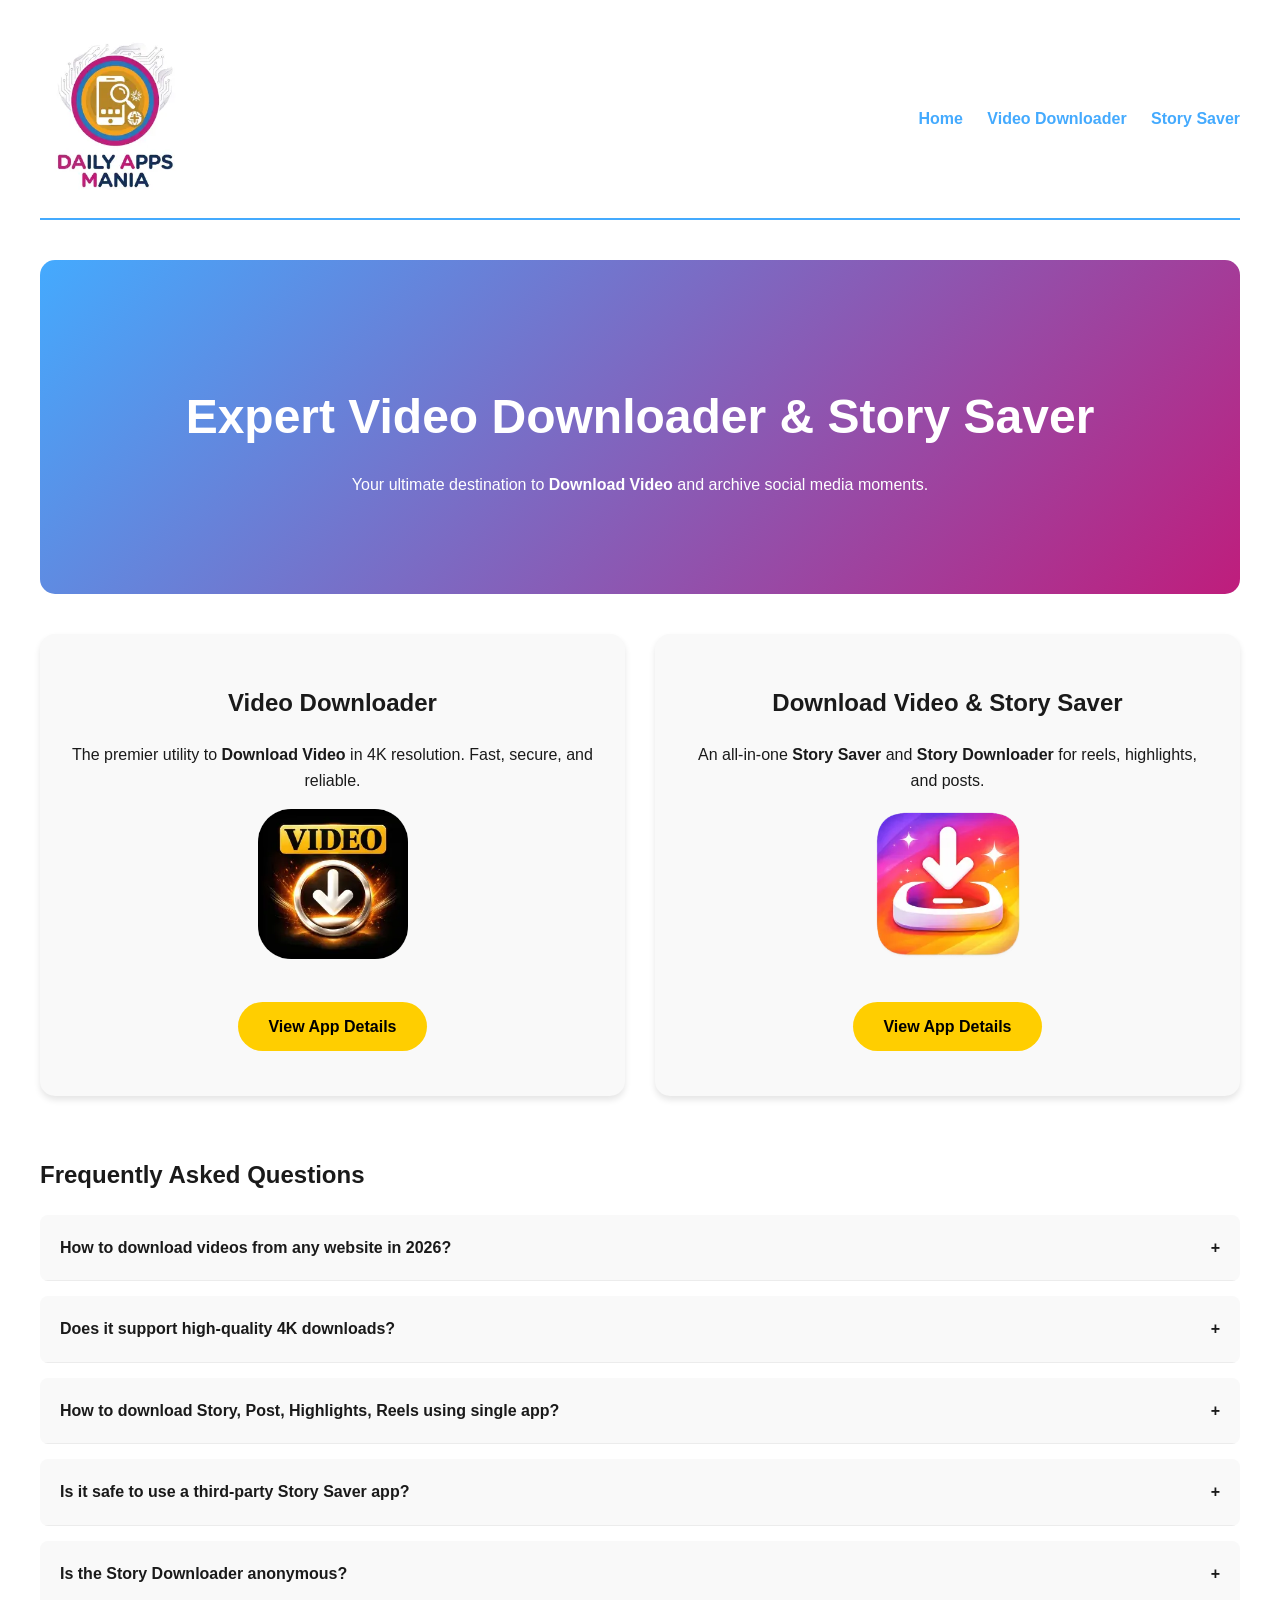
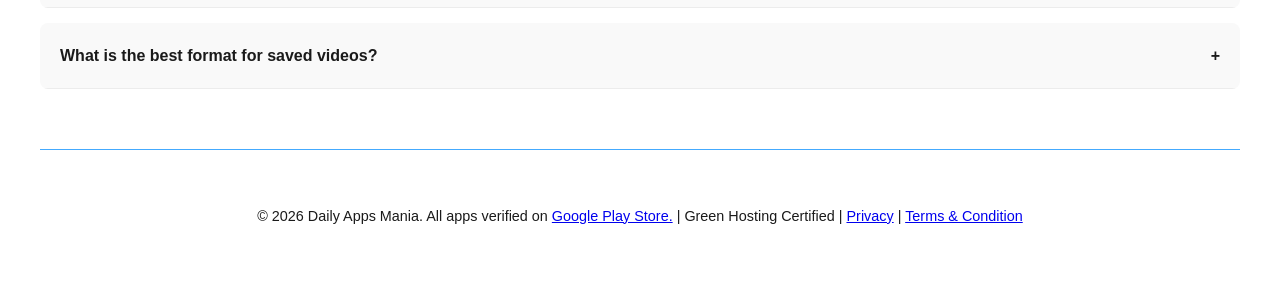
<file: index.html>
<!DOCTYPE html>
<html lang="en">
<head>
    <meta charset="UTF-8">
    <meta name="viewport" content="width=device-width, initial-scale=1.0">
    <title>Video Downloader & Story Saver | Fast Android Apps by Daily Apps Mania</title>
    <meta name="description" content="Discover high-speed best Video Downloader and Story Saver apps for Android. Download video from social media in HD and 4K quality effortlessly.">
    <link rel="stylesheet" href="style.css">
    <link rel="canonical" href="https://dailyappsmania.github.io/">
	
	
	<meta name="title" content="Video Downloader & Story Saver | Fast Android Apps by Daily Apps Mania">
	<meta property="og:type" content="website">
	<meta property="og:url" content="https://dailyappsmania.github.io/">
	<meta property="og:title" content="Video Downloader & Story Saver | Apps by Daily Apps Mania">
	<meta property="og:description" content="Instantly download videos (up to 4K) & save anonymous stories/reels! Secure & super-fast Android utility apps. Try it now! 📥👇">
	<meta property="og:image" content="https://dailyappsmania.github.io/share-website-image.png">
	<meta property="og:image:width" content="1200">
	<meta property="og:image:height" content="630">
	<meta property="og:image:type" content="image/png">

	<meta property="twitter:card" content="summary_large_image">
	<meta property="twitter:url" content="https://dailyappsmania.github.io/">
	<meta property="twitter:title" content="Video Downloader & Story Saver | Fast Android Apps by Daily Apps Mania">
	<meta property="twitter:description" content="Instantly download videos (up to 4K) & save anonymous stories/reels! Secure & super-fast Android utility apps. Try it now! 📥👇">
	<meta property="twitter:image" content="https://dailyappsmania.github.io/share-website-image.png">
	
	<link rel="icon" type="image/png" sizes="32x32" href="https://dailyappsmania.github.io/favicon-32x32.png">
    <link rel="icon" type="image/png" sizes="16x16" href="https://dailyappsmania.github.io/favicon-16x16.png">
    <link rel="apple-touch-icon" sizes="180x180" href="https://dailyappsmania.github.io/apple-touch-icon.png">
    <link rel="icon" type="image/png" sizes="192x192" href="https://dailyappsmania.github.io/android-chrome-192x192.png">
</head>
<body>

<div class="container">
    <header>
		<a href="https://play.google.com/store/apps/dev?id=8721927910650613801"><img src="logo.webp" alt="Daily Apps Mania - High-Speed Video Downloader & Story Saver" class="logo"></a>
        <nav>
            <a href="index.html">Home</a>
            <a href="video-downloader.html">Video Downloader</a>
            <a href="story-saver.html">Story Saver</a>
        </nav>
    </header>

    <main>
        <section class="hero">
            <h1>Expert <strong>Video Downloader</strong> & <strong>Story Saver</strong></h1>
            <p>Your ultimate destination to <strong>Download Video</strong> and archive social media moments.</p>
        </section>

        <section class="app-grid">
            <article class="app-card">
                <h2>Video Downloader</h2>
                <p>The premier utility to <strong>Download Video</strong> in 4K resolution. Fast, secure, and reliable.</p>
                <a href="https://play.google.com/store/apps/details?id=free.allvideo.videodownloader"><img src="video-downloader-app-icon.webp" alt="Video Downloader Android App" class="app-screenshot"></a>
                <br>
                <a href="video-downloader.html" class="btn">View App Details</a>
            </article>

            <article class="app-card">
                <h2>Download Video & Story Saver</h2>
                <p>An all-in-one <strong>Story Saver</strong> and <strong>Story Downloader</strong> for reels, highlights, and posts.</p>
                <a href="https://play.google.com/store/apps/details?id=free.insaver.videodownloader"><img src="story-saver-app-icon.webp" alt="Story Saver and Video Downloader" class="app-screenshot"></a>
                <br>
                <a href="story-saver.html" class="btn">View App Details</a>
            </article>
        </section>

        <section class="faq-section">
            <h2>Frequently Asked Questions</h2>
            
            <details>
                <summary>How to download videos from any website in 2026?</summary>
                <div class="faq-content">
                    <p>To <strong>download video</strong> content securely, copy the URL of the media you wish to save. Open our <a href="https://play.google.com/store/apps/details?id=free.allvideo.videodownloader"<strong>Video Downloader</strong></a> app, paste the link into the search field, and select your desired resolution (up to 4K). The process is 100% automated and respects user privacy by not requiring login credentials for public content.</p>
                </div>
            </details>
			
			<details>
                <summary>Does it support high-quality 4K downloads?</summary>
                <div class="faq-content">
                    <p>Yes, if the source video supports it, our app provides options for 4K, 2K, and Full HD. This ensures you get the best visual fidelity when you <strong>download video</strong> content for offline use.</p>
                </div>
            </details>
			
			<details>
                <summary>How to download Story, Post, Highlights, Reels using single app?</summary>
                <div class="faq-content">
                    <p>Our <a href="https://play.google.com/store/apps/details?id=free.insaver.videodownloader"<strong>Story Saver</strong></a> is designed to provide all in one app experience to you. Download our <strong>Story Downloader</strong> to download everything you want in single click.</p>
                </div>
            </details>

            <details>
                <summary>Is it safe to use a third-party Story Saver app?</summary>
                <div class="faq-content">
                    <p>Our <a href="https://play.google.com/store/apps/details?id=free.insaver.videodownloader"<strong>Story Saver</strong></a> is designed with security as a priority. Unlike many tools that require social media logins, our app allows you to <strong>download video</strong> and stories from public profiles without compromising your account data. For private accounts, we use built in browser to login to ensure your information never leaves your device.</p>
                </div>
            </details>
			
			<details>
                <summary>Is the Story Downloader anonymous?</summary>
                <div class="faq-content">
                    <p>Absolutely. Our <a href="https://play.google.com/store/apps/details?id=free.insaver.videodownloader"<strong>Story Saver</strong></a> allows you to save and view stories anonymously, making it the perfect <strong>Story Downloader</strong> for private viewing.</p>
                </div>
            </details>

            <details>
                <summary>What is the best format for saved videos?</summary>
                <div class="faq-content">
                    <p>For mobile devices in 2026, we recommend saving content in <strong>WebP</strong> or <strong>AVIF</strong> formats for images, and <strong>H.265 (HEVC)</strong> for videos. These formats provide the best balance between high visual quality and minimal storage footprint on your Android device.</p>
                </div>
            </details>
        </section>
    </main>

    <footer>
        <p>&copy; 2026 Daily Apps Mania. All apps verified on <a href="https://play.google.com/store/apps/dev?id=8721927910650613801">Google Play Store.</a> | Green Hosting Certified | <a href="https://dailyappsmania.github.io/privacy-policy" target="_blank">Privacy</a> | <a href="https://dailyappsmania.github.io/terms-conditions" target="_blank">Terms & Condition</a></p>
    </footer>
</div>

</body>
</html>
</file>
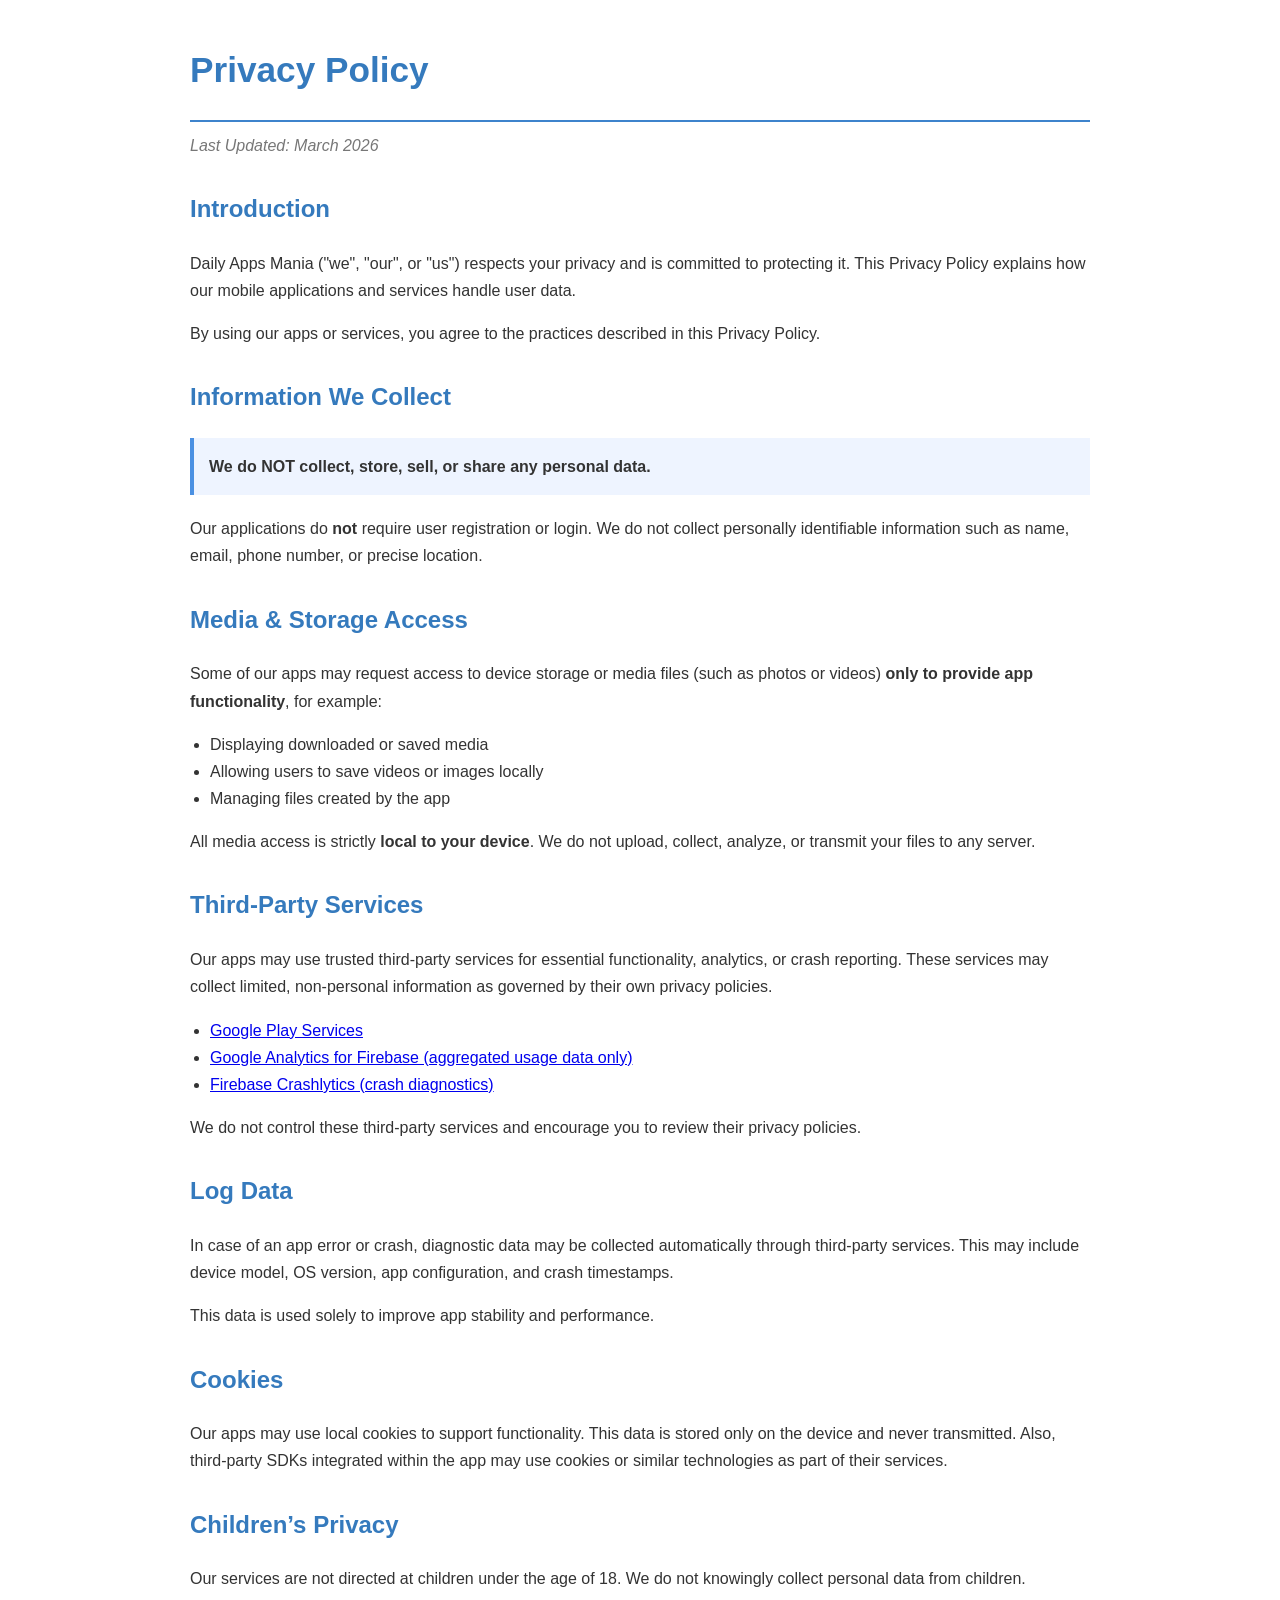
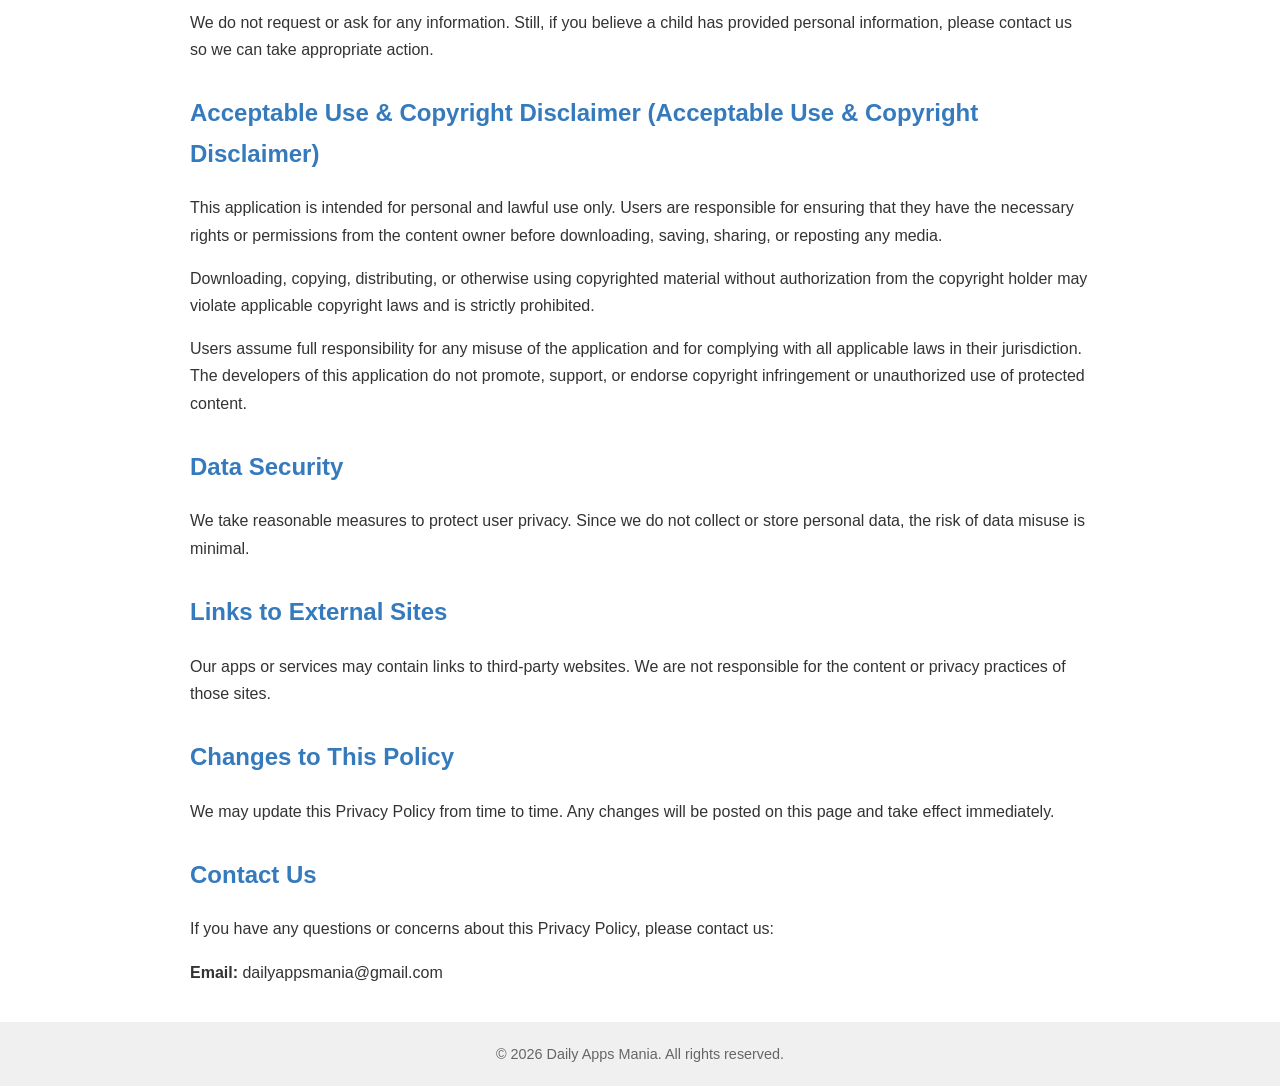
<file: privacy-policy.html>
<!DOCTYPE html>
<html lang="en">
<head>
<meta charset="UTF-8">
<meta name="viewport" content="width=device-width, initial-scale=1.0">
<title>Privacy Policy</title>

<style>
    body {
        font-family: -apple-system, BlinkMacSystemFont, "Segoe UI", Roboto, Helvetica, Arial, sans-serif;
        color: #333;
        margin: 0;
        line-height: 1.7;
    }
    header {
        color: #357abd;
        padding: 20px 0px;
		max-width: 900px;
        margin: auto;
		border-bottom: 2px solid #3E83CC;
    }
    header h1 {
        margin: 0;
        font-size: 2.2rem;
    }
    header p {
        margin-top: 10px;
        opacity: 0.9;
    }
	.last-updated {
		color: #777;
		max-width: 900px;
		font-style: italic;
		margin: auto;
		margin-top: 10px;
		
    }
    .container {
        max-width: 900px;
        margin: auto;
        padding: 20px;
        background: #fff;
    }
    h2 {
        color: #357abd;
        margin-top: 30px;
    }
    ul {
        padding-left: 20px;
    }
    footer {
        text-align: center;
        padding: 20px;
        font-size: 0.9rem;
        color: #666;
        background: #f0f0f0;
    }
    .highlight {
        background: #eef4ff;
        padding: 15px;
        border-left: 4px solid #4a90e2;
        margin: 20px 0;
    }
</style>
</head>

<body>


	<div class="container">

		<header>
		<h1>Privacy Policy</h1>
	</header>

		<p class="last-updated">Last Updated: March 2026</p>

		<section>
			<h2>Introduction</h2>
			<p>
				Daily Apps Mania ("we", "our", or "us") respects your privacy and is committed to protecting it.
				This Privacy Policy explains how our mobile applications and services handle user data.
			</p>
			<p>
				By using our apps or services, you agree to the practices described in this Privacy Policy.
			</p>
		</section>

		<section>
			<h2>Information We Collect</h2>

			<div class="highlight">
				<strong>We do NOT collect, store, sell, or share any personal data.</strong>
			</div>

			<p>
				Our applications do <strong>not</strong> require user registration or login.
				We do not collect personally identifiable information such as name, email,
				phone number, or precise location.
			</p>
		</section>

		<section>
			<h2>Media & Storage Access</h2>
			<p>
				Some of our apps may request access to device storage or media files
				(such as photos or videos) <strong>only to provide app functionality</strong>,
				for example:
			</p>
			<ul>
				<li>Displaying downloaded or saved media</li>
				<li>Allowing users to save videos or images locally</li>
				<li>Managing files created by the app</li>
			</ul>
			<p>
				All media access is strictly <strong>local to your device</strong>.
				We do not upload, collect, analyze, or transmit your files to any server.
			</p>
		</section>

		<section>
        <h2>Third-Party Services</h2>
        <p>
            Our apps may use trusted third-party services for essential functionality,
            analytics, or crash reporting. These services may collect limited,
            non-personal information as governed by their own privacy policies.
        </p>

        <ul>
            <li><a href="https://policies.google.com/privacy">Google Play Services</a></li>
            <li><a href="https://www.google.com/analytics/terms/">Google Analytics for Firebase (aggregated usage data only)</a></li>
            <li><a href="https://firebase.google.com/support/privacy">Firebase Crashlytics (crash diagnostics)</a></li>
        </ul>

        <p>
            We do not control these third-party services and encourage you to review
            their privacy policies.
        </p>
    </section>

		<section>
			<h2>Log Data</h2>
			<p>
				In case of an app error or crash, diagnostic data may be collected automatically
				through third-party services. This may include device model, OS version,
				app configuration, and crash timestamps.
			</p>
			<p>
				This data is used solely to improve app stability and performance.
			</p>
		</section>

		<section>
			<h2>Cookies</h2>
			<p>
				Our apps may use local cookies to support functionality. This data is stored only on the device and never transmitted.
				Also, third-party SDKs integrated within the app may use
				cookies or similar technologies as part of their services.
			</p>
		</section>

		<section>
			<h2>Children’s Privacy</h2>
			<p>
				Our services are not directed at children under the age of 18.
				We do not knowingly collect personal data from children.
			</p>
			<p>
				We do not request or ask for any information. Still, if you believe a child has provided personal information,
				please contact us so we can take appropriate action.
			</p>
		</section>
		
		<section>
			<h2>Acceptable Use & Copyright Disclaimer (Acceptable Use & Copyright Disclaimer)</h2>
			<p>
				This application is intended for personal and lawful use only.
				Users are responsible for ensuring that they have the necessary
				rights or permissions from the content owner before downloading,
				saving, sharing, or reposting any media.
			</p>
			<p>
				Downloading, copying, distributing, or otherwise using copyrighted
				material without authorization from the copyright holder may violate
				applicable copyright laws and is strictly prohibited.
			</p>
			<p>
				Users assume full responsibility for any misuse of the application
				and for complying with all applicable laws in their jurisdiction.
				The developers of this application do not promote, support, or
				endorse copyright infringement or unauthorized use of protected content.
			</p>
		</section>

		<section>
			<h2>Data Security</h2>
			<p>
				We take reasonable measures to protect user privacy.
				Since we do not collect or store personal data, the risk of data misuse is minimal.
			</p>
		</section>

		<section>
			<h2>Links to External Sites</h2>
			<p>
				Our apps or services may contain links to third-party websites.
				We are not responsible for the content or privacy practices of those sites.
			</p>
		</section>

		<section>
			<h2>Changes to This Policy</h2>
			<p>
				We may update this Privacy Policy from time to time.
				Any changes will be posted on this page and take effect immediately.
			</p>
		</section>

		<section>
        <h2>Contact Us</h2>
        <p>
            If you have any questions or concerns about this Privacy Policy,
            please contact us:
        </p>
        <p>
            <strong>Email:</strong> dailyappsmania@gmail.com
        </p>
    </section>

	</div>

<footer>
    © 2026 Daily Apps Mania. All rights reserved.
</footer>

</body>
</html>
</file>
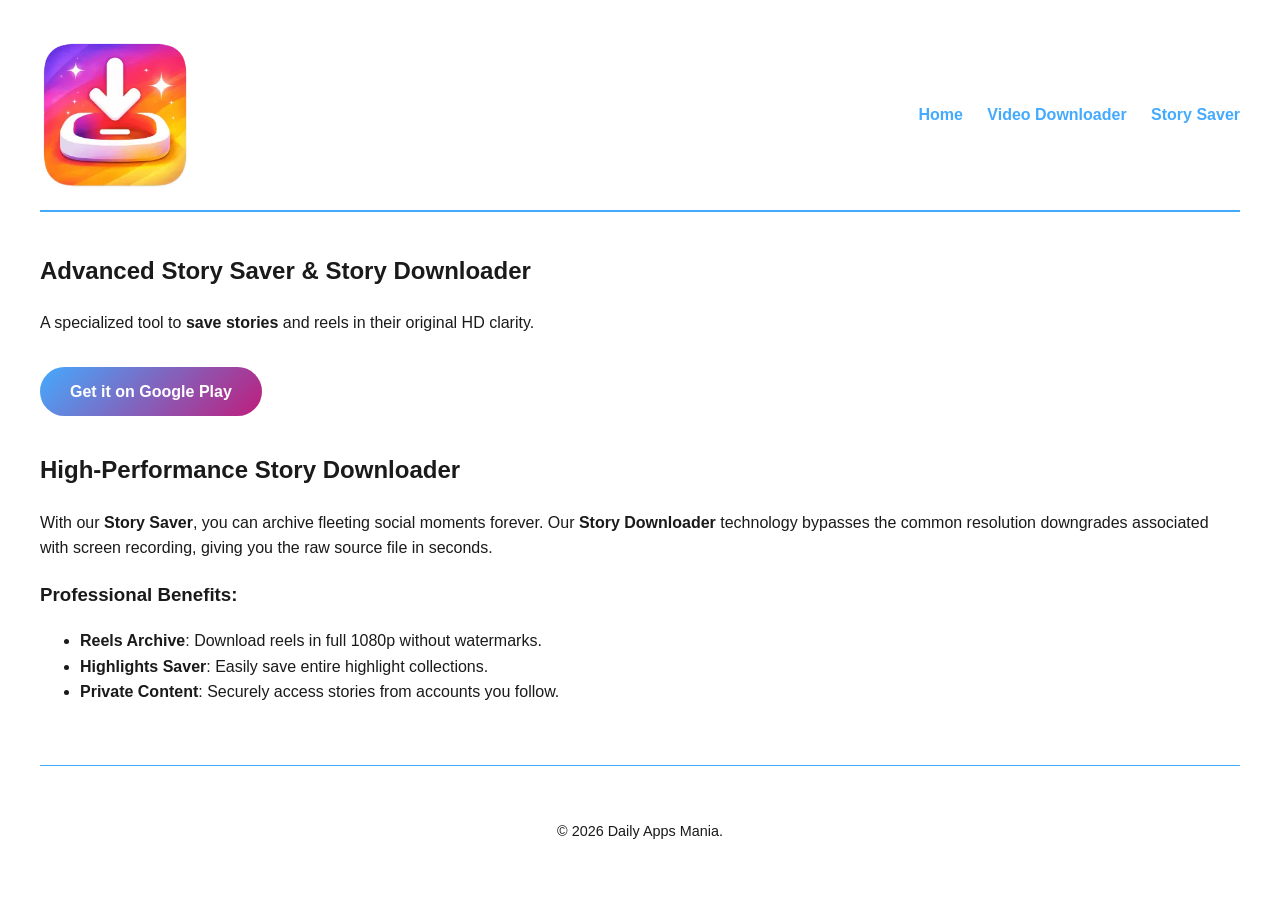
<file: story-saver.html>
<!DOCTYPE html>
<html lang="en">
<head>
    <meta charset="UTF-8">
    <meta name="viewport" content="width=device-width, initial-scale=1.0">
    <title>Story Saver - Download Social Media Stories & Reels</title>
    <meta name="description" content="The best Story Saver and Story Downloader for Android. Archive reels, highlights, and stories in original quality without login.">
    <link rel="stylesheet" href="style.css">
    <link rel="canonical" href="https://dailyappsmania.github.io/story-saver.html">
</head>
<body>

<div class="container">
    <header>
        <img src="story-saver-app-icon.webp" alt="Story Downloader Logo" class="logo">
        <nav>
            <a href="index.html">Home</a>
            <a href="video-downloader.html">Video Downloader</a>
            <a href="story-saver.html">Story Saver</a>
        </nav>
    </header>

    <main>
        <section class="app-hero">
            <h1>Advanced <strong>Story Saver</strong> & <strong>Story Downloader</strong></h1>
            <p>A specialized tool to <strong>save stories</strong> and reels in their original HD clarity.</p>
            <a href="https://play.google.com/store/apps/details?id=free.insaver.videodownloader" target="_blank" class="btn-story-saver">Get it on Google Play</a>
        </section>

        <section class="details">
            <h2>High-Performance Story Downloader</h2>
            <p>With our <strong>Story Saver</strong>, you can archive fleeting social moments forever. Our <strong>Story Downloader</strong> technology bypasses the common resolution downgrades associated with screen recording, giving you the raw source file in seconds.</p>
            
            <h3>Professional Benefits:</h3>
            <ul>
                <li><strong>Reels Archive</strong>: Download reels in full 1080p without watermarks.</li>
                <li><strong>Highlights Saver</strong>: Easily save entire highlight collections.</li>
                <li><strong>Private Content</strong>: Securely access stories from accounts you follow.</li>
            </ul>
        </section>
    </main>

    <footer>
        <p>&copy; 2026 Daily Apps Mania.</p>
    </footer>
</div>

</body>
</html>
</file>
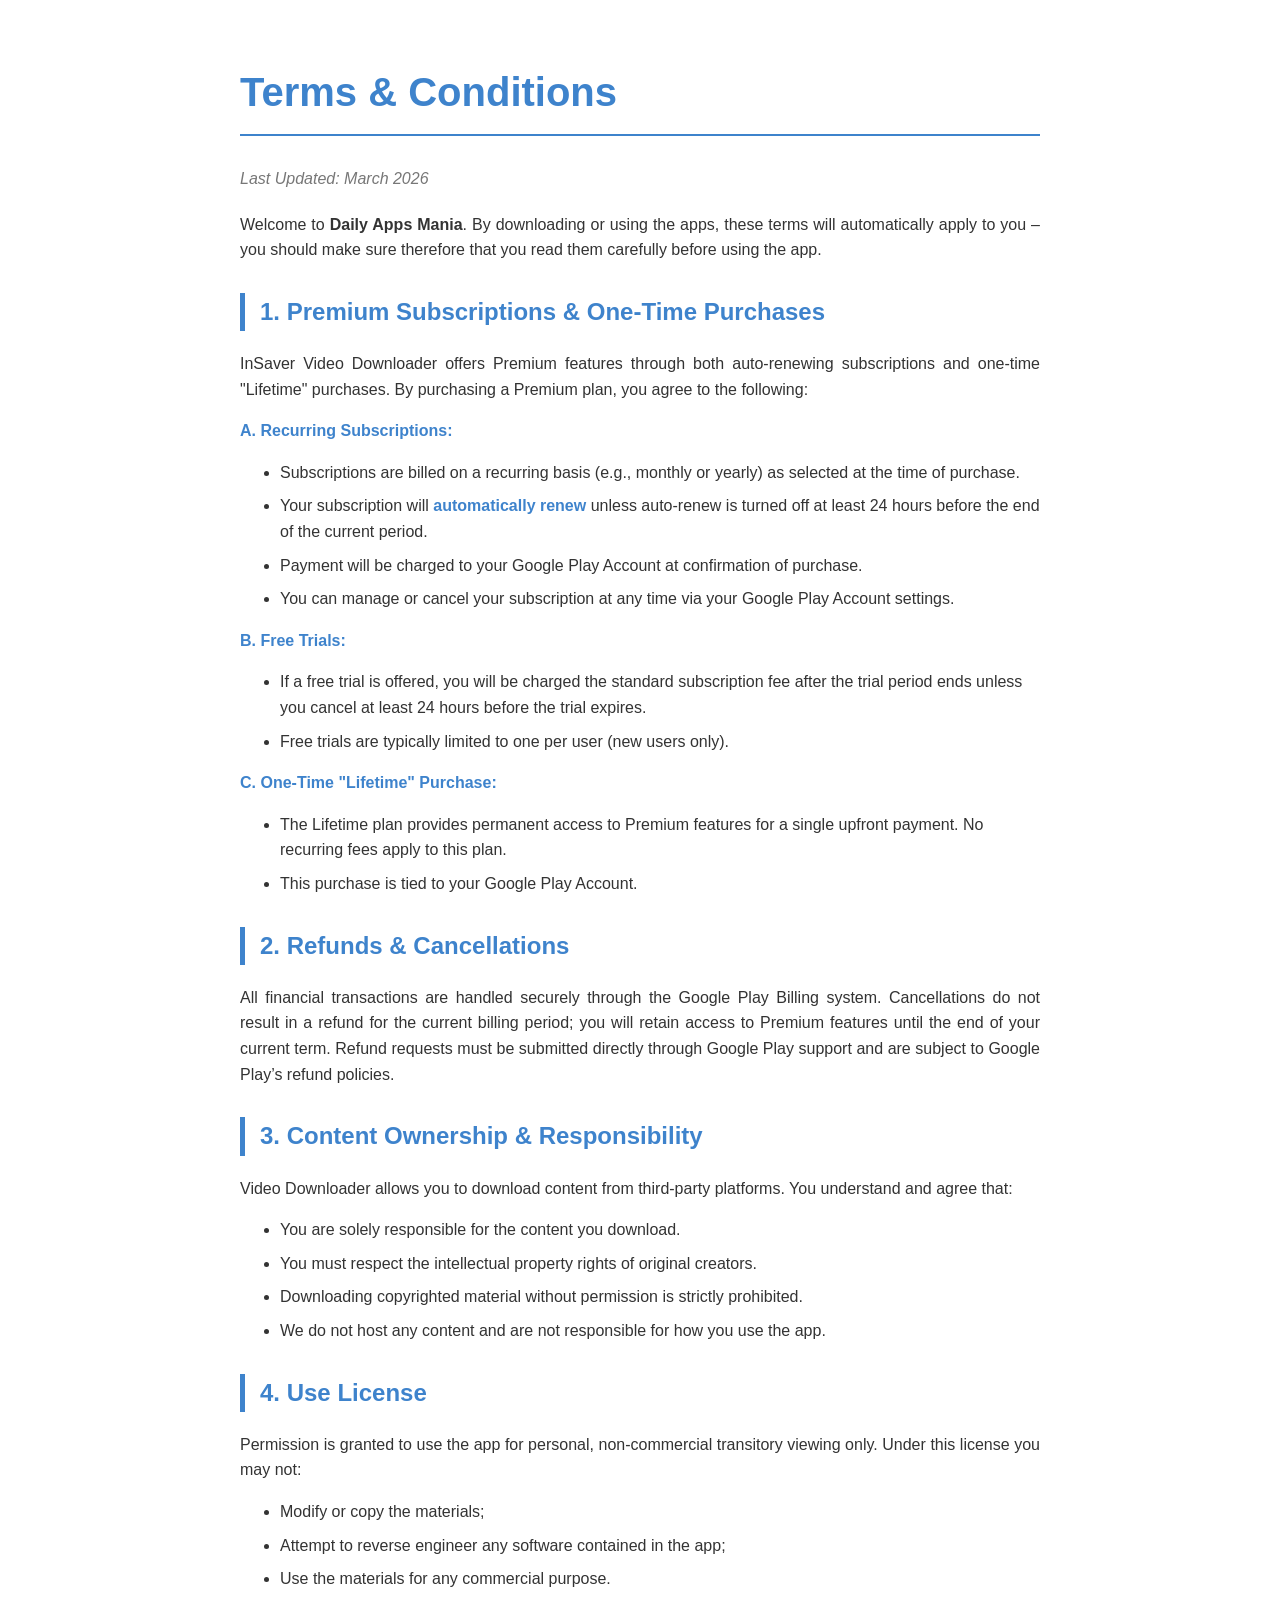
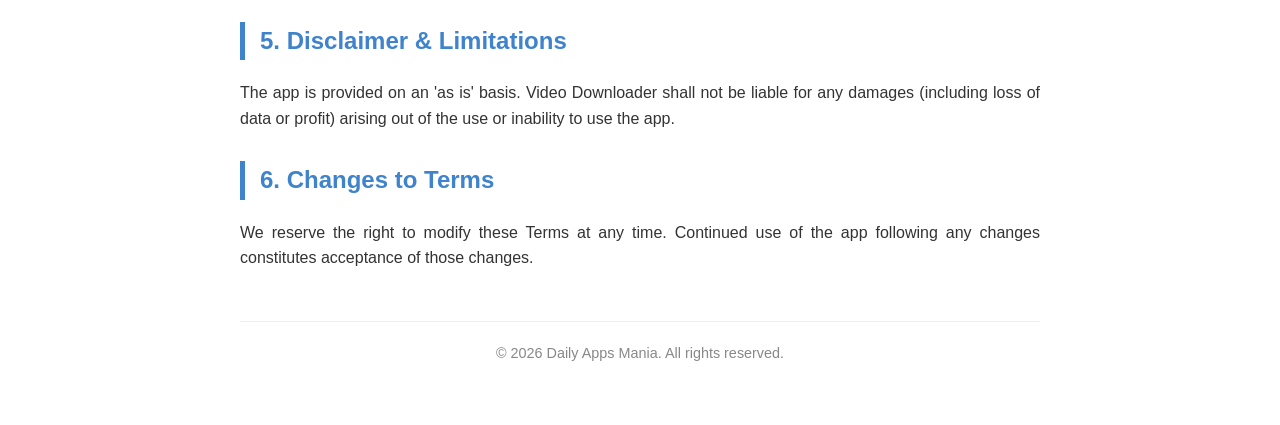
<file: terms-conditions.html>
<!DOCTYPE html>
<html lang="en">
<head>
    <meta charset="UTF-8">
    <meta name="viewport" content="width=device-width, initial-scale=1.0">
    <title>Terms & Conditions - Daily Apps Mania</title>
    <style>
        body {
            font-family: 'Segoe UI', Tahoma, Geneva, Verdana, sans-serif;
            line-height: 1.6;
            color: #333;
            background-color: #fff;
            margin: 0;
            padding: 0;
        }
        .container {
            max-width: 800px;
            margin: 40px auto;
            padding: 20px;
            border-radius: 8px;
        }
        header {
            border-bottom: 2px solid #3E83CC;
            margin-bottom: 30px;
            padding-bottom: 10px;
        }
        h1 {
            color: #3E83CC;
            margin: 0;
            font-size: 2.5em;
        }
        h2 {
            color: #3E83CC;
            margin-top: 30px;
            border-left: 5px solid #3E83CC;
            padding-left: 15px;
        }
        p {
            margin-bottom: 15px;
            text-align: justify;
        }
        .last-updated {
            color: #777;
            font-style: italic;
            margin-bottom: 20px;
        }
        footer {
            margin-top: 50px;
            text-align: center;
            font-size: 0.9em;
            color: #888;
            border-top: 1px solid #eee;
            padding-top: 20px;
        }
        ul {
            margin-bottom: 15px;
        }
        li {
            margin-bottom: 8px;
        }
        .highlight {
            color: #3E83CC;
            font-weight: bold;
        }
    </style>
</head>
<body>
    <div class="container">
        <header>
            <h1>Terms & Conditions</h1>
        </header>

        <p class="last-updated">Last Updated: March 2026</p>

        <p>Welcome to <strong>Daily Apps Mania</strong>. By downloading or using the apps, these terms will automatically apply to you – you should make sure therefore that you read them carefully before using the app.</p>

        <h2>1. Premium Subscriptions & One-Time Purchases</h2>
        <p>InSaver Video Downloader offers Premium features through both auto-renewing subscriptions and one-time "Lifetime" purchases. By purchasing a Premium plan, you agree to the following:</p>

        <p><span class="highlight">A. Recurring Subscriptions:</span></p>
        <ul>
            <li>Subscriptions are billed on a recurring basis (e.g., monthly or yearly) as selected at the time of purchase.</li>
            <li>Your subscription will <span class="highlight">automatically renew</span> unless auto-renew is turned off at least 24 hours before the end of the current period.</li>
            <li>Payment will be charged to your Google Play Account at confirmation of purchase.</li>
            <li>You can manage or cancel your subscription at any time via your Google Play Account settings.</li>
        </ul>

        <p><span class="highlight">B. Free Trials:</span></p>
        <ul>
            <li>If a free trial is offered, you will be charged the standard subscription fee after the trial period ends unless you cancel at least 24 hours before the trial expires.</li>
            <li>Free trials are typically limited to one per user (new users only).</li>
        </ul>

        <p><span class="highlight">C. One-Time "Lifetime" Purchase:</span></p>
        <ul>
            <li>The Lifetime plan provides permanent access to Premium features for a single upfront payment. No recurring fees apply to this plan.</li>
            <li>This purchase is tied to your Google Play Account.</li>
        </ul>

        <h2>2. Refunds & Cancellations</h2>
        <p>All financial transactions are handled securely through the Google Play Billing system. Cancellations do not result in a refund for the current billing period; you will retain access to Premium features until the end of your current term. Refund requests must be submitted directly through Google Play support and are subject to Google Play’s refund policies.</p>

        <h2>3. Content Ownership & Responsibility</h2>
        <p>Video Downloader allows you to download content from third-party platforms. You understand and agree that:</p>
        <ul>
            <li>You are solely responsible for the content you download.</li>
            <li>You must respect the intellectual property rights of original creators.</li>
            <li>Downloading copyrighted material without permission is strictly prohibited.</li>
            <li>We do not host any content and are not responsible for how you use the app.</li>
        </ul>

        <h2>4. Use License</h2>
        <p>Permission is granted to use the app for personal, non-commercial transitory viewing only. Under this license you may not:</p>
        <ul>
            <li>Modify or copy the materials;</li>
            <li>Attempt to reverse engineer any software contained in the app;</li>
            <li>Use the materials for any commercial purpose.</li>
        </ul>

        <h2>5. Disclaimer & Limitations</h2>
        <p>The app is provided on an 'as is' basis. Video Downloader shall not be liable for any damages (including loss of data or profit) arising out of the use or inability to use the app.</p>

        <h2>6. Changes to Terms</h2>
        <p>We reserve the right to modify these Terms at any time. Continued use of the app following any changes constitutes acceptance of those changes.</p>

        <footer>
            &copy; 2026 Daily Apps Mania. All rights reserved.
        </footer>
    </div>
</body>
</html>
</file>
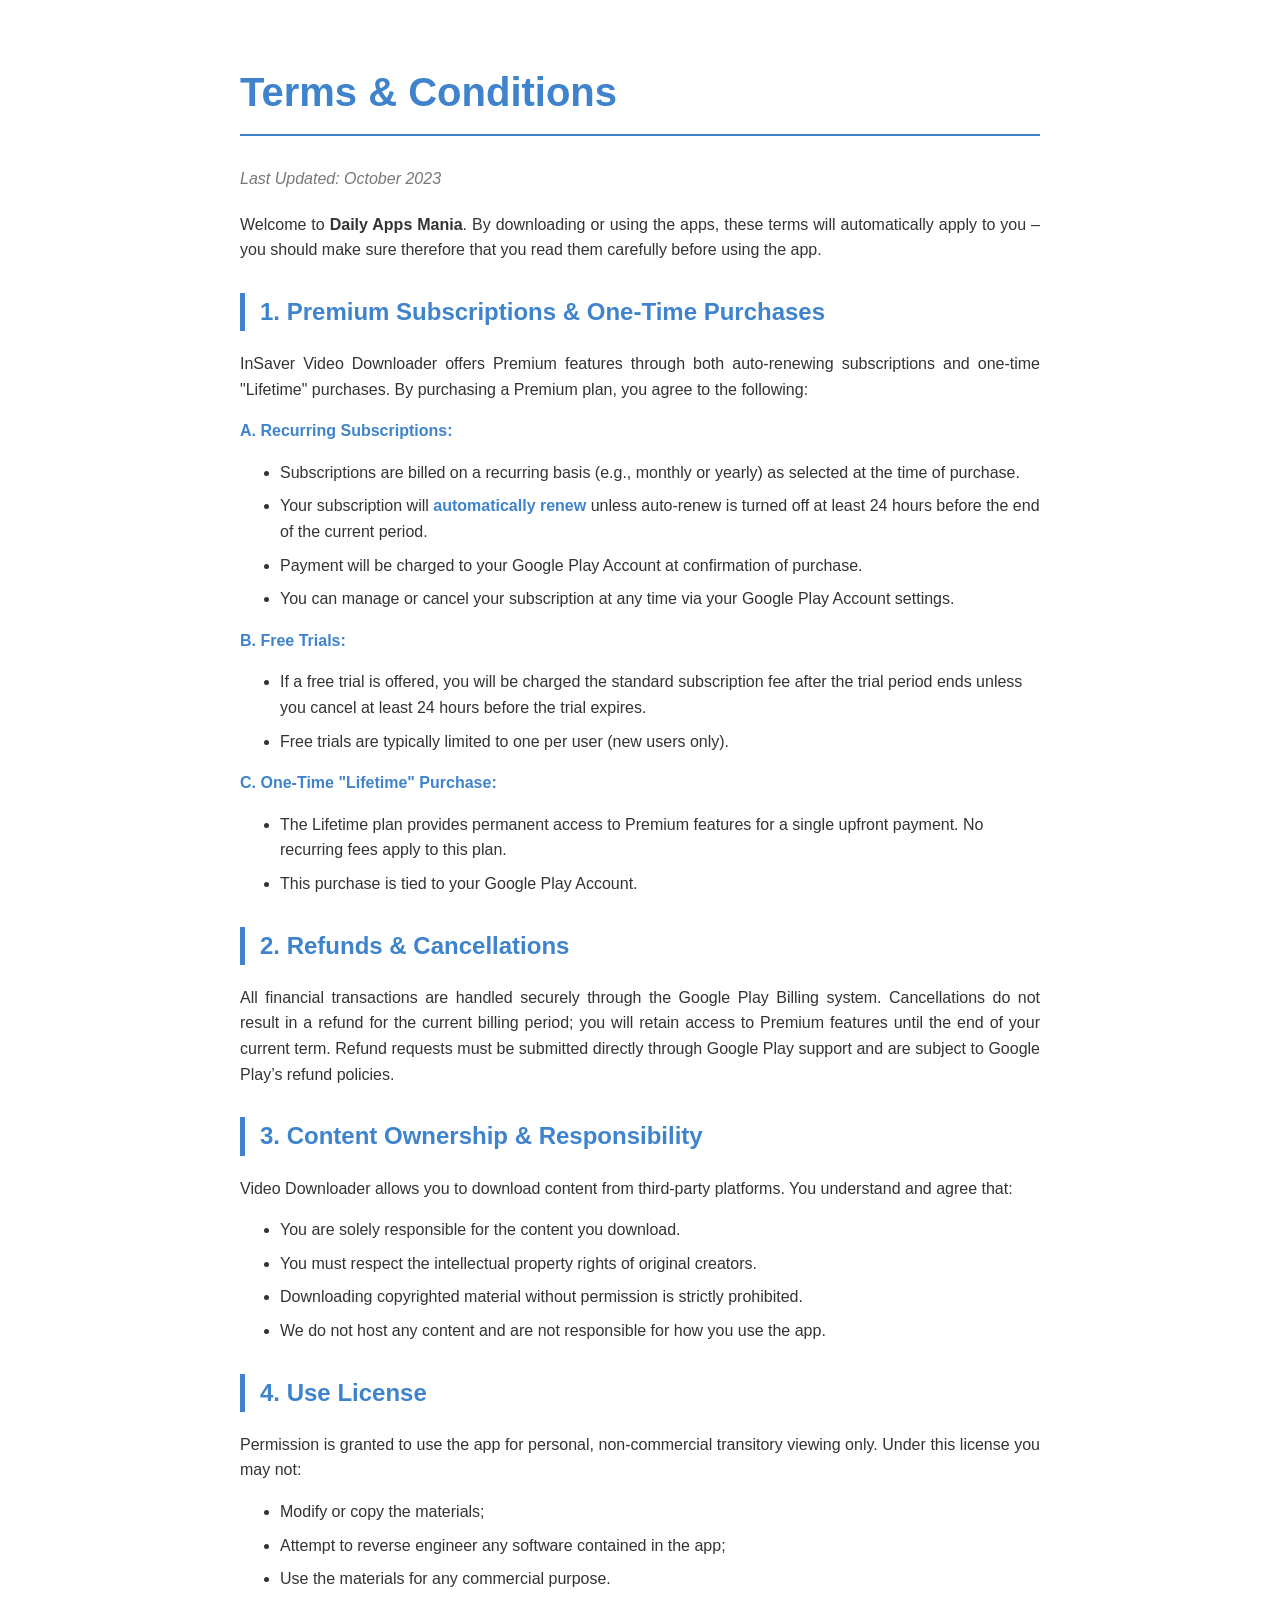
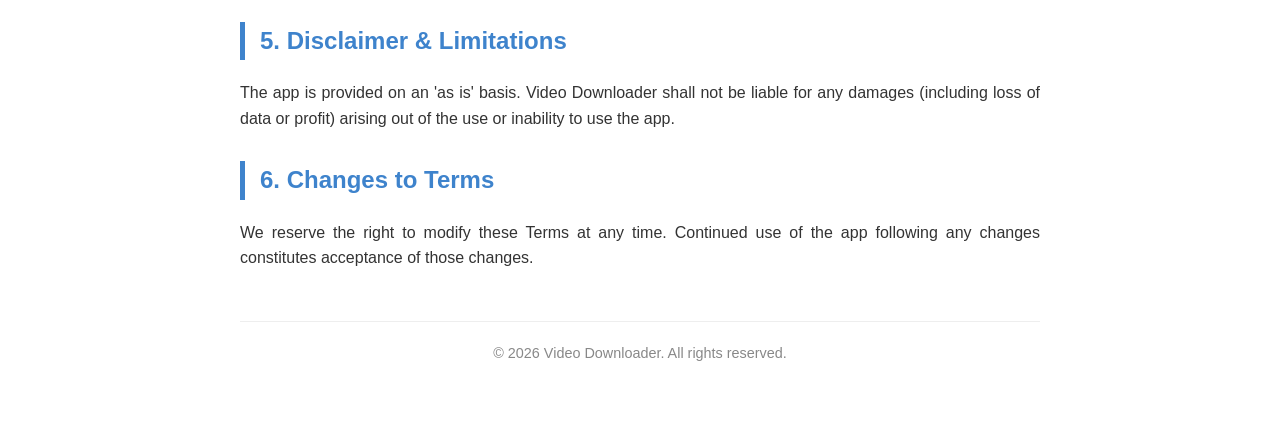
<file: terms_and_conditions.html>
<!DOCTYPE html>
<html lang="en">
<head>
    <meta charset="UTF-8">
    <meta name="viewport" content="width=device-width, initial-scale=1.0">
    <title>Terms & Conditions - Daily Apps Mania</title>
    <style>
        body {
            font-family: 'Segoe UI', Tahoma, Geneva, Verdana, sans-serif;
            line-height: 1.6;
            color: #333;
            background-color: #fff;
            margin: 0;
            padding: 0;
        }
        .container {
            max-width: 800px;
            margin: 40px auto;
            padding: 20px;
            border-radius: 8px;
        }
        header {
            border-bottom: 2px solid #3E83CC;
            margin-bottom: 30px;
            padding-bottom: 10px;
        }
        h1 {
            color: #3E83CC;
            margin: 0;
            font-size: 2.5em;
        }
        h2 {
            color: #3E83CC;
            margin-top: 30px;
            border-left: 5px solid #3E83CC;
            padding-left: 15px;
        }
        p {
            margin-bottom: 15px;
            text-align: justify;
        }
        .last-updated {
            color: #777;
            font-style: italic;
            margin-bottom: 20px;
        }
        footer {
            margin-top: 50px;
            text-align: center;
            font-size: 0.9em;
            color: #888;
            border-top: 1px solid #eee;
            padding-top: 20px;
        }
        ul {
            margin-bottom: 15px;
        }
        li {
            margin-bottom: 8px;
        }
        .highlight {
            color: #3E83CC;
            font-weight: bold;
        }
    </style>
</head>
<body>
    <div class="container">
        <header>
            <h1>Terms & Conditions</h1>
        </header>

        <p class="last-updated">Last Updated: October 2023</p>

        <p>Welcome to <strong>Daily Apps Mania</strong>. By downloading or using the apps, these terms will automatically apply to you – you should make sure therefore that you read them carefully before using the app.</p>

        <h2>1. Premium Subscriptions & One-Time Purchases</h2>
        <p>InSaver Video Downloader offers Premium features through both auto-renewing subscriptions and one-time "Lifetime" purchases. By purchasing a Premium plan, you agree to the following:</p>

        <p><span class="highlight">A. Recurring Subscriptions:</span></p>
        <ul>
            <li>Subscriptions are billed on a recurring basis (e.g., monthly or yearly) as selected at the time of purchase.</li>
            <li>Your subscription will <span class="highlight">automatically renew</span> unless auto-renew is turned off at least 24 hours before the end of the current period.</li>
            <li>Payment will be charged to your Google Play Account at confirmation of purchase.</li>
            <li>You can manage or cancel your subscription at any time via your Google Play Account settings.</li>
        </ul>

        <p><span class="highlight">B. Free Trials:</span></p>
        <ul>
            <li>If a free trial is offered, you will be charged the standard subscription fee after the trial period ends unless you cancel at least 24 hours before the trial expires.</li>
            <li>Free trials are typically limited to one per user (new users only).</li>
        </ul>

        <p><span class="highlight">C. One-Time "Lifetime" Purchase:</span></p>
        <ul>
            <li>The Lifetime plan provides permanent access to Premium features for a single upfront payment. No recurring fees apply to this plan.</li>
            <li>This purchase is tied to your Google Play Account.</li>
        </ul>

        <h2>2. Refunds & Cancellations</h2>
        <p>All financial transactions are handled securely through the Google Play Billing system. Cancellations do not result in a refund for the current billing period; you will retain access to Premium features until the end of your current term. Refund requests must be submitted directly through Google Play support and are subject to Google Play’s refund policies.</p>

        <h2>3. Content Ownership & Responsibility</h2>
        <p>Video Downloader allows you to download content from third-party platforms. You understand and agree that:</p>
        <ul>
            <li>You are solely responsible for the content you download.</li>
            <li>You must respect the intellectual property rights of original creators.</li>
            <li>Downloading copyrighted material without permission is strictly prohibited.</li>
            <li>We do not host any content and are not responsible for how you use the app.</li>
        </ul>

        <h2>4. Use License</h2>
        <p>Permission is granted to use the app for personal, non-commercial transitory viewing only. Under this license you may not:</p>
        <ul>
            <li>Modify or copy the materials;</li>
            <li>Attempt to reverse engineer any software contained in the app;</li>
            <li>Use the materials for any commercial purpose.</li>
        </ul>

        <h2>5. Disclaimer & Limitations</h2>
        <p>The app is provided on an 'as is' basis. Video Downloader shall not be liable for any damages (including loss of data or profit) arising out of the use or inability to use the app.</p>

        <h2>6. Changes to Terms</h2>
        <p>We reserve the right to modify these Terms at any time. Continued use of the app following any changes constitutes acceptance of those changes.</p>

        <footer>
            &copy; 2026 Video Downloader. All rights reserved.
        </footer>
    </div>
</body>
</html>
</file>
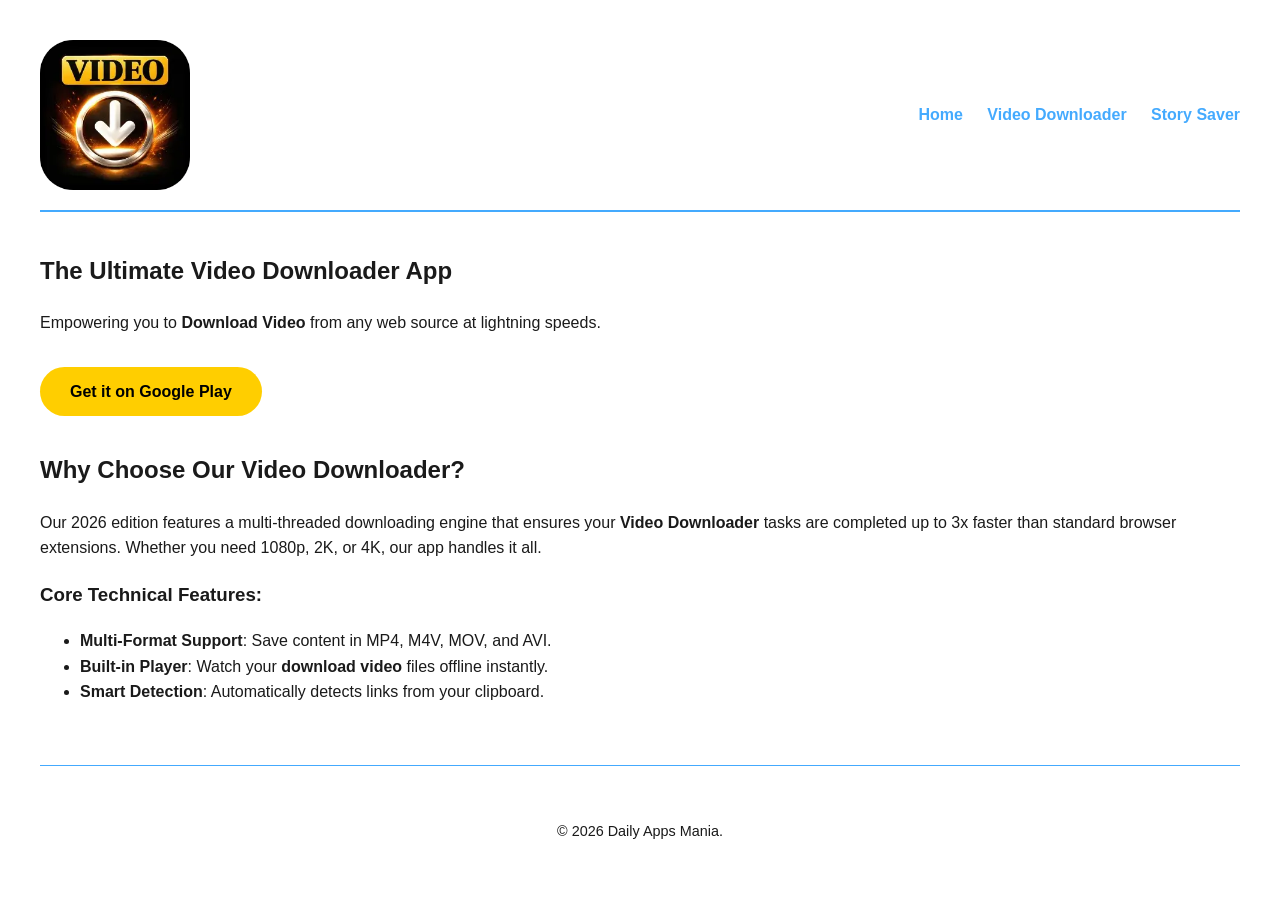
<file: video-downloader.html>
<!DOCTYPE html>
<html lang="en">
<head>
    <meta charset="UTF-8">
    <meta name="viewport" content="width=device-width, initial-scale=1.0">
    <title>Video Downloader - Fast HD Video Downloads for Android</title>
    <meta name="description" content="Use the most reliable Video Downloader to download video content in 4K. Support for all social platforms with no speed limits.">
    <link rel="stylesheet" href="style.css">
    <link rel="canonical" href="https://dailyappsmania.github.io/video-downloader.html">
</head>
<body>

<div class="container">
    <header>
        <img src="video-downloader-app-icon.webp" alt="Video Downloader Logo" class="logo">
        <nav>
            <a href="index.html">Home</a>
            <a href="video-downloader.html">Video Downloader</a>
            <a href="story-saver.html">Story Saver</a>
        </nav>
    </header>

    <main>
        <section class="app-hero">
            <h1>The Ultimate <strong>Video Downloader</strong> App</h1>
            <p>Empowering you to <strong>Download Video</strong> from any web source at lightning speeds.</p>
            <a href="https://play.google.com/store/apps/details?id=free.allvideo.videodownloader" target="_blank" class="btn">Get it on Google Play</a>
        </section>

        <section class="details">
            <h2>Why Choose Our Video Downloader?</h2>
            <p>Our 2026 edition features a multi-threaded downloading engine that ensures your <strong>Video Downloader</strong> tasks are completed up to 3x faster than standard browser extensions. Whether you need 1080p, 2K, or 4K, our app handles it all.</p>
            
            <h3>Core Technical Features:</h3>
            <ul>
                <li><strong>Multi-Format Support</strong>: Save content in MP4, M4V, MOV, and AVI.</li>
                <li><strong>Built-in Player</strong>: Watch your <strong>download video</strong> files offline instantly.</li>
                <li><strong>Smart Detection</strong>: Automatically detects links from your clipboard.</li>
            </ul>
        </section>
    </main>

    <footer>
        <p>&copy; 2026 Daily Apps Mania.</p>
    </footer>
</div>

</body>
</html>
</file>
<file: style.css>
/* Brand Colors and Variables */
:root {
    --primary-blue: #44AAFE;
    --accent-magenta: #BF1D7C;
    --highlight-yellow: #FFCE00;
    --bg-color: #ffffff;
    --text-color: #1a1a1a;
    --card-bg: #f9f9f9;
    --transition-speed: 0.3s;
}

/* System-level Dark Mode Implementation (Green SEO) */
@media (prefers-color-scheme: dark) {
    :root {
        --bg-color: #121212;
        --text-color: #f5f5f5;
        --card-bg: #1e1e1e;
    }
}

body {
    background-color: var(--bg-color);
    color: var(--text-color);
    font-family: 'Segoe UI', Tahoma, Geneva, Verdana, sans-serif;
    line-height: 1.6;
    margin: 0;
    padding: 0;
    transition: background var(--transition-speed), color var(--transition-speed);
}

.container {
    max-width: 1200px;
    margin: 0 auto;
    padding: 20px;
}

/* Header and Navigation */
header {
    display: flex;
    justify-content: space-between;
    align-items: center;
    padding: 20px 0;
    border-bottom: 2px solid var(--primary-blue);
	margin-bottom: 40px;
}

.logo {
    max-width: 150px; /* Optimal Logo Size: 400x100 for desktop, auto-scaled */
    height: auto;
}

nav a {
    text-decoration: none;
    color: var(--primary-blue);
    font-weight: bold;
    margin-left: 20px;
    transition: color var(--transition-speed);
}

nav a:hover {
    color: var(--accent-magenta);
}

/* Hero Section */
.hero {
    text-align: center;
    padding: 80px 20px;
    background: linear-gradient(135deg, var(--primary-blue) 0%, var(--accent-magenta) 100%);
    color: white;
    border-radius: 15px;
    margin-bottom: 40px;
}

.hero h1 {
    font-size: 3rem;
    margin-bottom: 10px;
}

/* App Grid and Cards */
.app-grid {
    display: grid;
    grid-template-columns: repeat(auto-fit, minmax(300px, 1fr));
    gap: 30px;
}

.app-card {
    background: var(--card-bg);
    border-radius: 15px;
    padding: 30px;
    text-align: center;
    box-shadow: 0 4px 6px rgba(0,0,0,0.1);
    transition: transform var(--transition-speed);
}

.app-card:hover {
    transform: translateY(-5px);
}

.app-screenshot {
    max-width: 100%;
    height: auto;
    border-radius: 10px;
    margin-bottom: 20px;
    /* Optimal size for screenshots: 1080x2340 (Portrait) for high-end mobile rendering */
	max-width: 150px; /* Optimal Logo Size: 400x100 for desktop, auto-scaled */
    height: auto;
}

.btn {
    display: inline-block;
    padding: 12px 30px;
    background-color: var(--highlight-yellow);
    color: #000;
    text-decoration: none;
    border-radius: 25px;
    font-weight: bold;
    margin-top: 15px;
	margin-bottom: 15px;
}

.btn-story-saver {
    display: inline-block;
    padding: 12px 30px;
    background: linear-gradient(135deg, var(--primary-blue) 0%, var(--accent-magenta) 100%);
    color: white;
    text-decoration: none;
    border-radius: 25px;
    font-weight: bold;
    margin-top: 15px;
	margin-bottom: 15px;
}

/* Animated FAQ Section (CSS Only) */
.faq-section {
    margin-top: 60px;
}

details {
    background: var(--card-bg);
    margin-bottom: 15px;
    border-radius: 8px;
    overflow: hidden;
    transition: all var(--transition-speed);
}

summary {
    padding: 20px;
    cursor: pointer;
    font-weight: bold;
    list-style: none;
    position: relative;
    border-bottom: 1px solid rgba(0,0,0,0.05);
}

summary::after {
    content: '+';
    position: absolute;
    right: 20px;
}

details[open] summary::after {
    content: '-';
}

.faq-content {
    padding: 20px;
    animation: fadeIn 0.4s ease-out;
}

@keyframes fadeIn {
    from { opacity: 0; transform: translateY(-10px); }
    to { opacity: 1; transform: translateY(0); }
}

footer {
    text-align: center;
    padding: 40px 0;
    font-size: 0.9rem;
    border-top: 1px solid var(--primary-blue);
    margin-top: 60px;
}

/* Mobile Optimizations */
@media (max-width: 600px) {
	.logo {
		max-width: 80px; /* Optimal Logo Size: 400x100 for desktop, auto-scaled */
		height: auto;
	}
	
	.app-screenshot {
		max-width: 100%;
		height: auto;
		/* Optimal size for screenshots: 1080x2340 (Portrait) for high-end mobile rendering */
		max-width: 80px; /* Optimal Logo Size: 400x100 for desktop, auto-scaled */
		height: auto;
	}
	
    .container {
        padding: 15px;
    }

    header {
        flex-direction: column; /* Stacks logo and nav */
        text-align: center;
        gap: 15px;
        padding-bottom: 15px;
    }

    nav {
        gap: 10px;
        flex-wrap: wrap;
        justify-content: center;
    }

    nav a {
        font-size: 0.9rem;
    }

    .hero {
        padding: 40px 15px; /* Smaller vertical footprint */
        margin-bottom: 30px;
    }

    .hero h1 {
        font-size: 1.8rem; /* Scaled down header */
    }

    .hero p {
        font-size: 1rem;
    }

    .app-grid {
        grid-template-columns: 1fr; /* Single column on small screens */
    }

    .app-card {
        padding: 20px;
    }
}
</file>
